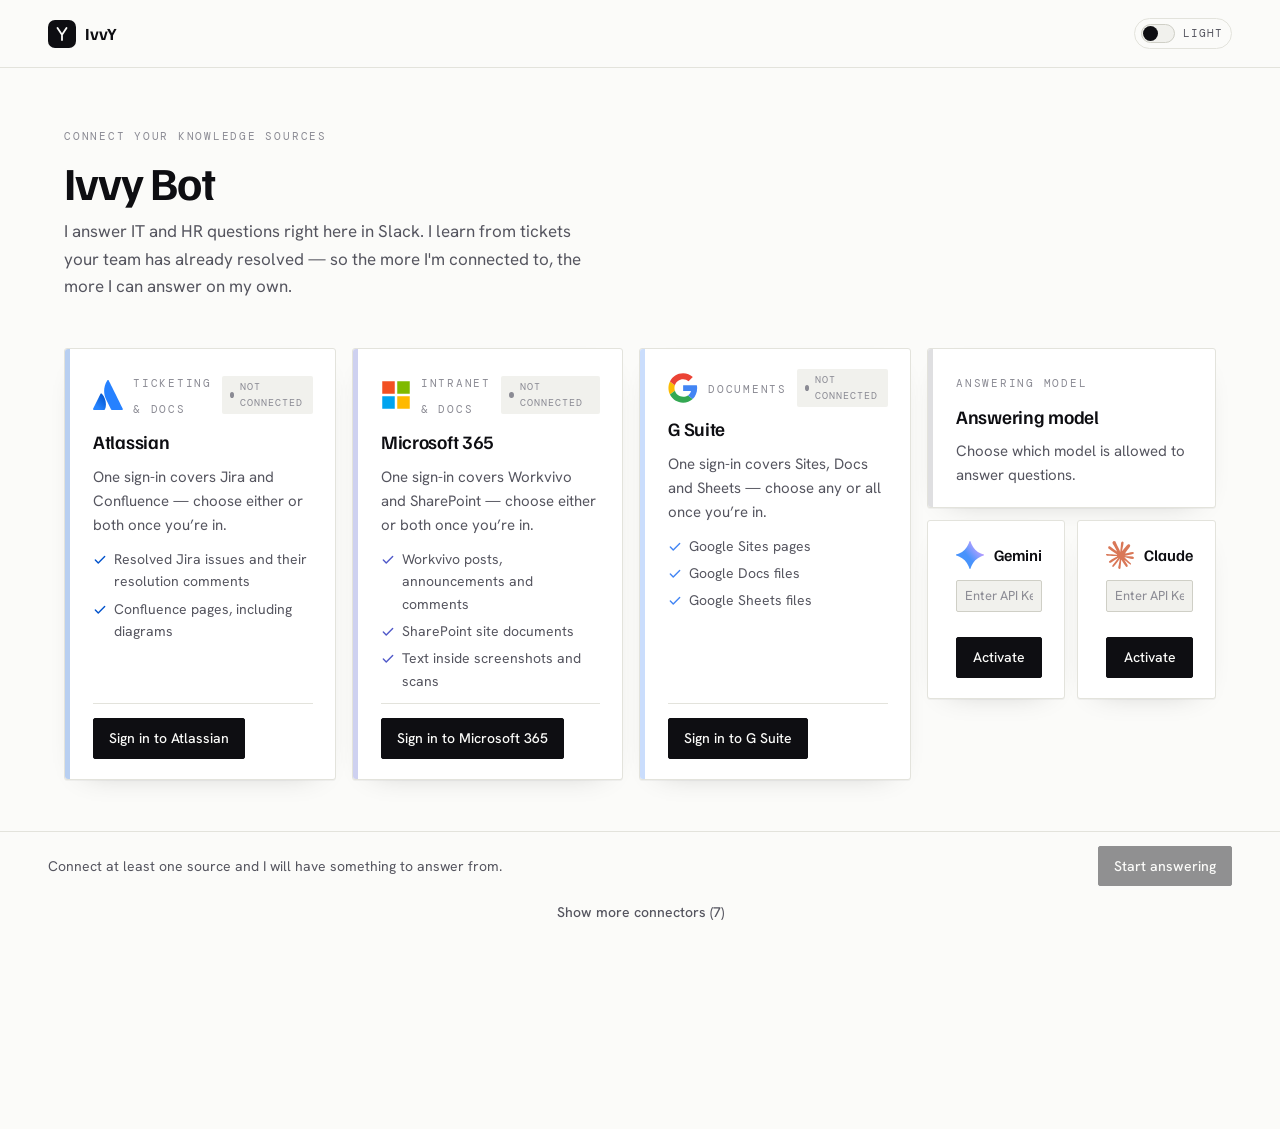
<file: kb-connect/index.html>
<!doctype html>
<html lang="en">
<head>
<meta charset="utf-8">
<meta name="viewport" content="width=device-width, initial-scale=1">
<title>Teach your bot — IvvY</title>
<link rel="icon" href="data:image/svg+xml,<svg xmlns='http://www.w3.org/2000/svg' viewBox='0 0 32 32'><rect width='32' height='32' rx='7' fill='%230E0E12'/><path d='M10 7l6 9M22 7l-6 9M16 16v9' stroke='%23FBFBF9' stroke-width='2.4' fill='none' stroke-linecap='round' stroke-linejoin='round'/></svg>">
<link rel="preconnect" href="https://fonts.googleapis.com">
<link rel="preconnect" href="https://fonts.gstatic.com" crossorigin>
<link rel="stylesheet" href="https://fonts.googleapis.com/css2?family=DM+Mono:wght@400;500&family=Familjen+Grotesk:wght@500;600;700&family=Hanken+Grotesk:wght@400;500;600&display=swap">
<link rel="stylesheet" href="css/app.css">
<script src="js/config.js"></script>
<script>
  /* Applied before first paint so a dark-mode user never sees a white flash. */
  (function () {
    try {
      var t = localStorage.getItem('ivvy_theme');
      if (t === 'light' || t === 'dark') document.documentElement.dataset.theme = t;
    } catch (e) { /* private mode */ }
  })();
</script>
</head>
<body>

<header class="bar">
  <div class="brand">
    <span class="brand-mark" aria-hidden="true">
      <svg viewBox="0 0 24 24" fill="none" aria-hidden="true">
        <path d="M6 4l6 9M18 4l-6 9M12 13v7" stroke="currentColor" stroke-width="2.4"
              stroke-linecap="round" stroke-linejoin="round"/>
      </svg>
    </span>
    <span class="brand-name">IvvY</span>
  </div>

  <button class="theme" id="theme" type="button" aria-pressed="false">
    <span class="theme-track" aria-hidden="true"><span class="theme-knob"></span></span>
    <span class="theme-label" id="theme-label">Light</span>
  </button>
</header>

<main class="page">

  <section class="lede-block">
    <p class="eyebrow">Connect your knowledge sources</p>
    <h1 class="display">Ivvy Bot</h1>
    <p class="lede">I answer IT and HR questions right here in Slack. 
      I learn from tickets your team has already resolved — so the more I'm connected to, 
      the more I can answer on my own.</p>
  </section>

  <section class="lines" id="lines" aria-label="Connected knowledge sources"></section>

  <section id="inactive-area" aria-label="Not-connected knowledge sources"></section>

  <section id="more-area" aria-label="More connectors"></section>

  <section class="summary" id="summary" aria-live="polite"></section>

</main>

<footer class="foot">
  <p class="foot-note" id="foot-note"></p>
  <button class="btn btn-solid" id="finish" type="button" disabled>Start answering</button>
</footer>

<div class="toasts" id="toasts" role="status" aria-live="polite"></div>

<script type="module" src="js/app.js"></script>
</body>
</html>
</file>
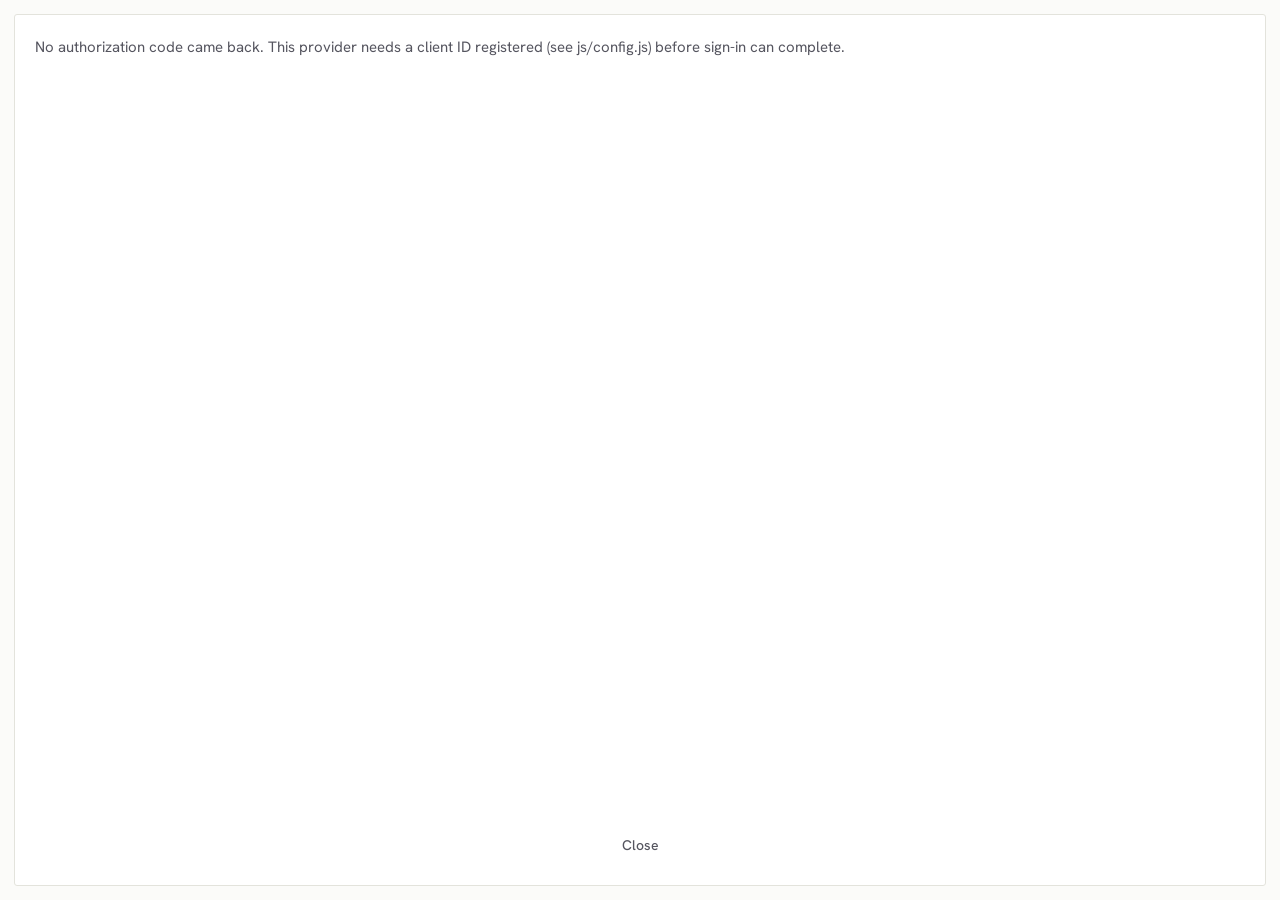
<file: kb-connect/popup.html>
<!doctype html>
<html lang="en">
<head>
<meta charset="utf-8">
<meta name="viewport" content="width=device-width, initial-scale=1">
<title>Sign in — IvvY</title>
<link rel="icon" href="data:image/svg+xml,<svg xmlns='http://www.w3.org/2000/svg' viewBox='0 0 32 32'><rect width='32' height='32' rx='7' fill='%230E0E12'/><path d='M10 7l6 9M22 7l-6 9M16 16v9' stroke='%23FBFBF9' stroke-width='2.4' fill='none' stroke-linecap='round' stroke-linejoin='round'/></svg>">
<link rel="preconnect" href="https://fonts.googleapis.com">
<link rel="preconnect" href="https://fonts.gstatic.com" crossorigin>
<link rel="stylesheet" href="https://fonts.googleapis.com/css2?family=DM+Mono:wght@400;500&family=Familjen+Grotesk:wght@500;600;700&family=Hanken+Grotesk:wght@400;500;600&display=swap">
<link rel="stylesheet" href="css/app.css">
<script src="js/config.js"></script>
<script>
  (function () {
    try {
      var t = localStorage.getItem('ivvy_theme');
      if (t === 'light' || t === 'dark') document.documentElement.dataset.theme = t;
    } catch (e) {}
  })();
</script>
<style>
  /* Popup-only layout. Kept here rather than in app.css because nothing else
     uses it and it is deleted along with this file when real OAuth lands. */
  body { padding: 0.875rem; gap: 0.875rem; }
  .sheet {
    flex: 1; background: var(--panel); border: 1px solid var(--rule);
    border-radius: 3px;
    padding: 1.25rem; display: flex; flex-direction: column; gap: 0.875rem;
    justify-content: center;
  }
  .ask { font-size: 0.9375rem; color: var(--ink-2); }
  .acts { margin-top: auto; display: flex; flex-direction: column; gap: 0.5rem; }
  .acts .btn { width: 100%; }
</style>
</head>
<body>
  <div class="sheet" id="sheet">
    <p class="ask">Completing sign-in…</p>
  </div>
<script type="module" src="js/popup.js"></script>
</body>
</html>
</file>
<file: kb-connect/css/app.css>
/* ==========================================================================
   IvvY — knowledge sources

   Direction: transit wayfinding. A knowledge base is a set of routes to
   answers, so every source owns a coloured line, and connecting it turns that
   line live. Signage exists in daylight and at night, which is why the palette
   inverts cleanly rather than needing a separate dark treatment.

   Tokens first. Components only read tokens, never raw hex — except the four
   line colours, which are source identity and stay constant across themes.
   ========================================================================== */

*, *::before, *::after { box-sizing: border-box; }
html, body, h1, h2, h3, p, ul, li, figure { margin: 0; padding: 0; }
ul { list-style: none; }
button { font: inherit; color: inherit; background: none; border: 0; }
svg { display: block; width: 1em; height: 1em; flex: none; }
[hidden] { display: none !important; }

/* --- tokens: light ------------------------------------------------------- */

:root {
  color-scheme: light;

  --paper:   #FBFBF9;
  --panel:   #FFFFFF;
  --sunk:    #F1F1ED;
  --ink:     #0E0E12;
  --ink-2:   #55555F;
  --ink-3:   #8B8B94;
  --rule:    #E3E3DC;
  --rule-2:  #CFCFC6;

  /* Buttons are solid ink in light, solid paper in dark — signage contrast
     rather than a tinted brand colour. */
  --solid-bg: #0E0E12;
  --solid-fg: #FBFBF9;

  --live:    #127A4B;
  --live-bg: #E8F2EC;
  --stop:    #A8391B;
  --stop-bg: #F8EAE5;

  --lift: 0 1px 0 rgba(14, 14, 18, .04), 0 10px 30px -22px rgba(14, 14, 18, .3);

  --display: "Familjen Grotesk", "Trebuchet MS", sans-serif;
  --body:    "Hanken Grotesk", "Segoe UI", sans-serif;
  --mono:    "DM Mono", ui-monospace, Consolas, monospace;
}

/* --- tokens: dark ------------------------------------------------------- */

@media (prefers-color-scheme: dark) {
  :root {
    color-scheme: dark;
    --paper:   #0E0E12;
    --panel:   #16161C;
    --sunk:    #0A0A0D;
    --ink:     #F2F2EF;
    --ink-2:   #9E9EA8;
    --ink-3:   #6A6A74;
    --rule:    #23232B;
    --rule-2:  #33333D;
    --solid-bg: #F2F2EF;
    --solid-fg: #0E0E12;
    --live:    #4FB07C;
    --live-bg: #10201A;
    --stop:    #DE7A55;
    --stop-bg: #241511;
    --lift: 0 1px 0 rgba(0, 0, 0, .5), 0 10px 30px -22px rgba(0, 0, 0, .9);
  }
}

/* The toggle must beat the media query in both directions. */
:root[data-theme="dark"] {
  color-scheme: dark;
  --paper:   #0E0E12;
  --panel:   #16161C;
  --sunk:    #0A0A0D;
  --ink:     #F2F2EF;
  --ink-2:   #9E9EA8;
  --ink-3:   #6A6A74;
  --rule:    #23232B;
  --rule-2:  #33333D;
  --solid-bg: #F2F2EF;
  --solid-fg: #0E0E12;
  --live:    #4FB07C;
  --live-bg: #10201A;
  --stop:    #DE7A55;
  --stop-bg: #241511;
  --lift: 0 1px 0 rgba(0, 0, 0, .5), 0 10px 30px -22px rgba(0, 0, 0, .9);
}

:root[data-theme="light"] {
  color-scheme: light;
  --paper:   #FBFBF9;
  --panel:   #FFFFFF;
  --sunk:    #F1F1ED;
  --ink:     #0E0E12;
  --ink-2:   #55555F;
  --ink-3:   #8B8B94;
  --rule:    #E3E3DC;
  --rule-2:  #CFCFC6;
  --solid-bg: #0E0E12;
  --solid-fg: #FBFBF9;
  --live:    #127A4B;
  --live-bg: #E8F2EC;
  --stop:    #A8391B;
  --stop-bg: #F8EAE5;
  --lift: 0 1px 0 rgba(14, 14, 18, .04), 0 10px 30px -22px rgba(14, 14, 18, .3);
}

/* --- base --------------------------------------------------------------- */

body {
  background: var(--paper);
  color: var(--ink);
  font-family: var(--body);
  font-size: 1rem;
  line-height: 1.6;
  -webkit-font-smoothing: antialiased;
  min-height: 100vh;
  display: flex;
  flex-direction: column;
}

:focus-visible { outline: 2px solid var(--ink); outline-offset: 3px; }
::selection { background: var(--ink); color: var(--paper); }

.display {
  font-family: var(--display);
  font-weight: 700;
  font-size: clamp(1.875rem, 4.2vw, 2.875rem);
  line-height: 1.06;
  letter-spacing: -0.025em;
  text-wrap: balance;
  max-width: 26ch;
}

/* Wayfinding labels: small, wide, unmistakably a label and not prose. */
.eyebrow {
  font-family: var(--mono);
  font-size: 0.6875rem;
  letter-spacing: 0.16em;
  text-transform: uppercase;
  color: var(--ink-3);
}

.lede { color: var(--ink-2); max-width: 54ch; font-size: 1.0625rem; }
.num { font-family: var(--mono); font-variant-numeric: tabular-nums; }

/* --- top bar ------------------------------------------------------------ */

.bar {
  display: flex;
  align-items: center;
  justify-content: space-between;
  gap: 1rem;
  padding: 1.125rem clamp(1.125rem, 5vw, 3rem);
  border-bottom: 1px solid var(--rule);
}

.brand { display: flex; align-items: center; gap: 0.5625rem; }
.brand-mark {
  width: 1.75rem; height: 1.75rem;
  border-radius: 7px;
  background: var(--ink);
  color: var(--paper);
  display: grid; place-items: center;
}
.brand-mark svg { width: 1.125rem; height: 1.125rem; }
.brand-name {
  font-family: var(--display);
  font-weight: 700;
  font-size: 1.0625rem;
  letter-spacing: -0.01em;
}

/* --- theme toggle ------------------------------------------------------- */

.theme {
  display: inline-flex;
  align-items: center;
  gap: 0.5rem;
  cursor: pointer;
  padding: 0.3125rem 0.5rem 0.3125rem 0.375rem;
  border-radius: 999px;
  border: 1px solid var(--rule);
  transition: border-color 140ms ease;
}
.theme:hover { border-color: var(--rule-2); }

.theme-track {
  width: 2.125rem; height: 1.1875rem;
  border-radius: 999px;
  background: var(--sunk);
  border: 1px solid var(--rule-2);
  position: relative;
  flex: none;
}
.theme-knob {
  position: absolute;
  top: 1px; left: 1px;
  width: 0.9375rem; height: 0.9375rem;
  border-radius: 50%;
  background: var(--ink);
  transition: transform 180ms cubic-bezier(.3, .8, .3, 1);
}
.theme[aria-pressed="true"] .theme-knob { transform: translateX(0.9375rem); }

.theme-label {
  font-family: var(--mono);
  font-size: 0.6875rem;
  letter-spacing: 0.1em;
  text-transform: uppercase;
  color: var(--ink-2);
  min-width: 2.5rem;
  text-align: left;
}

/* --- page --------------------------------------------------------------- */

.page {
  flex: 1;
  width: 100%;
  max-width: 78rem;
  margin: 0 auto;
  padding: clamp(2rem, 6vw, 3.75rem) clamp(1.125rem, 5vw, 3rem) 8rem;
  display: flex;
  flex-direction: column;
  gap: clamp(2rem, 5vw, 3rem);
}

.lede-block { display: flex; flex-direction: column; gap: 0.75rem; }

/* --- the lines (source tiles) -------------------------------------------
   .model-column (the Answering-model tile + the Claude/Gemini row beneath
   it) is ONE grid item spanning column 4, rows 1 through 2 — deliberately
   NOT two separate items sharing row 1's track. A grid track's height is
   set by the tallest item in it; if the short Answering-model tile shared
   row 1 with Atlassian/MS365/G Suite, row 1 would still be forced to their
   height regardless of any margin on anything below it, leaving dead
   space no CSS on that lower element could ever reach. Spanning both rows
   as one item removes it from that calculation — its own flex gap is the
   only thing controlling the space between the tile and Claude/Gemini. */

.lines {
  display: grid;
  grid-template-columns: repeat(4, 1fr);
  grid-auto-rows: min-content;
  gap: 1rem;
}

.model-column {
  grid-column: 4;
  grid-row: 1 / 3;
  display: flex;
  flex-direction: column;
  gap: 0.75rem;
}

.model-node-row {
  display: grid;
  grid-template-columns: repeat(2, 1fr);
  gap: 0.75rem;
}

@media (max-width: 64rem) {
  .lines { grid-template-columns: repeat(2, 1fr); }
  .model-column { grid-column: 2; }
}

@media (max-width: 34rem) {
  .lines { grid-template-columns: 1fr; }
  .model-column { grid-column: 1; }
}

/* --- inactive tiles: collapsed by default ------------------------------- */

.inactive-toggle-row {
  display: flex;
  justify-content: center;
}

.lines-inactive {
  margin-top: 1rem;
  opacity: 0.85;
}

/* --- more connectors: recommended next, not yet built ------------------- */

.more-toggle-row {
  display: flex;
  justify-content: center;
}

.lines-more {
  margin-top: 1rem;
  opacity: 0.7;
}

.line {
  position: relative;
  background: var(--panel);
  border: 1px solid var(--rule);
  border-radius: 3px;
  box-shadow: var(--lift);
  padding: 1.25rem 1.375rem 1.25rem 1.75rem;
  display: flex;
  flex-direction: column;
  gap: 0.6875rem;
  transition: border-color 160ms ease, transform 160ms ease;
}
.line:hover { border-color: var(--rule-2); }

/* --- the tree: a signed-in root node with its children branching below --
   Every tree takes exactly one tile's width in the row (see .lines > .tree
   above) — its children stack vertically underneath the root rather than
   spreading sideways, so a 2- or 3-product tile (Atlassian, G Suite) still
   fits the same column as a plain unsigned-in tile. */

.tree {
  display: flex;
  flex-direction: column;
  align-items: center;
  gap: 0;
}

.tree .children {
  flex-direction: column;
  align-items: center;
  /* Vertical stack has no shared fork bar to hang from — a real
     .branch.ants element sits above each node instead, carrying that
     node's own live/off colouring rather than one shared bar. */
  border-top: 0;
  padding-top: 0;
  gap: 0;
}
.tree .node {
  width: 100%;
  max-width: 16rem;
}
.tree .node::before {
  content: none;
}

/* Claude / Gemini: their own tiles in the same row as Atlassian/MS365/G
   Suite/Answering-model. Logo + name at the top, the API-key field
   centred below that, and Activate/Deactivate pinned to the bottom via
   margin-top: auto on the action row — same bottom-anchoring trick the
   sign-in tiles use for their own footer button. */
.model-node-head {
  display: flex;
  align-items: center;
  gap: 0.625rem;
}
.model-node-mark { width: 1.75rem; height: 1.75rem; flex: none; }
.model-node-mark svg { width: 100%; height: 100%; }
.model-node-name {
  font-family: var(--display);
  font-weight: 600;
  font-size: 1rem;
}

.model-node .key-input {
  align-self: center;
  width: 100%;
  max-width: 12rem;
  text-align: center;
}

.model-node-action {
  margin-top: auto;
  padding-top: 0.875rem;
}
.model-node-action .btn { width: 100%; }

.model-node-live { border-color: var(--rule-2); }

.key-input {
  width: 100%;
  padding: 0.4375rem 0.5rem;
  border: 1px solid var(--rule-2);
  border-radius: 2px;
  background: var(--sunk);
  color: var(--ink);
  font-family: var(--mono);
  font-size: 0.75rem;
}
.key-input:focus-visible { outline: 2px solid var(--ink); outline-offset: 1px; }
.key-input::placeholder { color: var(--ink-3); font-family: var(--body); font-size: 0.8125rem; }

.line-root {
  width: 100%;
  max-width: 16rem;
  padding: 0.875rem 1.125rem;
  gap: 0.5rem;
}
.line-root .line-name { font-size: 1rem; }
.tree-disconnect { align-self: flex-start; padding-left: 0; }

.branch {
  width: 2px;
  height: 1.25rem;
  background: var(--rule-2);
}

.children {
  display: flex;
  flex-wrap: wrap;
  justify-content: center;
  gap: 1rem;
  width: 100%;
  padding-top: 1rem;
  border-top: 2px solid var(--rule-2);
  position: relative;
}

/* A short stem dropping from the shared horizontal branch to each child,
   so the connection reads as a fork rather than a floating row of boxes. */
.node {
  position: relative;
  flex: 1 1 12rem;
  max-width: 16rem;
  background: var(--panel);
  border: 1px solid var(--rule);
  border-radius: 3px;
  box-shadow: var(--lift);
  padding: 1rem 1.125rem;
  display: flex;
  flex-direction: column;
  gap: 0.625rem;
}
.node::before {
  content: "";
  position: absolute;
  top: -1rem;
  left: 50%;
  width: 2px;
  height: 1rem;
  background: var(--rule-2);
}
.line-live { border-color: var(--rule-2); }

/* The line itself. Dimmed until the source is connected, then solid — the
   single clearest signal on the page that something is working. Placeholder
   until the tree-chart status visualization replaces it. */
.line::before {
  content: "";
  position: absolute;
  left: 0; top: 0; bottom: 0;
  width: 5px;
  border-radius: 3px 0 0 3px;
  background: var(--line);
  opacity: 0.28;
  transition: opacity 260ms ease;
}
.line-live::before { opacity: 1; }

.line-top { display: flex; align-items: center; gap: 0.625rem; }

.line-mark {
  width: 1.875rem; height: 1.875rem;
  flex: none;
  display: grid; place-items: center;
}
.line-mark svg { width: 100%; height: 100%; }

/* --- Atlassian: Jira / Confluence sub-rows ------------------------------- */

.products { display: flex; flex-direction: column; gap: 1rem; }

.product-row {
  display: flex;
  flex-direction: column;
  gap: 0.625rem;
  padding-top: 0.875rem;
  border-top: 1px solid var(--rule);
}
.product-row:first-child { padding-top: 0; border-top: 0; }

.product-head { display: flex; align-items: center; gap: 0.5625rem; }
.product-mark { width: 1.375rem; height: 1.375rem; flex: none; display: grid; place-items: center; }
.product-mark svg { width: 100%; height: 100%; }
.product-name {
  flex: 1;
  font-family: var(--display);
  font-weight: 600;
  font-size: 0.9375rem;
}
.product-foot { border-top: 0; padding-top: 0; margin-top: 0; }

.line-kind { flex: 1; }
.line-name {
  font-family: var(--display);
  font-weight: 600;
  font-size: 1.1875rem;
  letter-spacing: -0.015em;
  line-height: 1.2;
}
.line-blurb { color: var(--ink-2); font-size: 0.9375rem; }

/* What will actually be read. Ticks rather than bullets: it reads as a promise
   about what the bot will know, not a feature list. */
.line-feeds { display: flex; flex-direction: column; gap: 0.3125rem; }
.line-feed {
  display: flex; align-items: flex-start; gap: 0.4375rem;
  font-size: 0.875rem;
  color: var(--ink-2);
}
.line-feed svg { width: 0.875rem; height: 0.875rem; margin-top: 0.3125rem; color: var(--line); }

.line-foot {
  margin-top: auto;
  padding-top: 0.875rem;
  border-top: 1px solid var(--rule);
  display: flex;
  align-items: center;
  justify-content: space-between;
  gap: 0.75rem;
}

/* --- status pill -------------------------------------------------------- */

.pill {
  display: inline-flex;
  align-items: center;
  gap: 0.375rem;
  font-family: var(--mono);
  font-size: 0.625rem;
  letter-spacing: 0.1em;
  text-transform: uppercase;
  padding: 0.1875rem 0.5rem;
  border-radius: 2px;
}
.pill::before { content: ""; width: 0.375rem; height: 0.375rem; border-radius: 50%; background: currentColor; }
.pill-live { color: var(--live); background: var(--live-bg); }
.pill-reading { color: var(--ink-2); background: var(--sunk); }
.pill-reading::before { animation: blink 1.1s ease-in-out infinite; }
.pill-off { color: var(--ink-3); background: var(--sunk); }
.pill-failed { color: var(--stop); background: var(--stop-bg); }

@keyframes blink { 0%, 100% { opacity: 1; } 50% { opacity: .2; } }

/* --- reading progress --------------------------------------------------- */

.reading { display: flex; flex-direction: column; gap: 0.4375rem; }
.reading-row {
  display: flex; align-items: baseline; justify-content: space-between;
  gap: 0.75rem;
  font-size: 0.8125rem;
  color: var(--ink-2);
}
.reading-count { font-family: var(--mono); font-variant-numeric: tabular-nums; color: var(--ink); }

.track {
  height: 3px;
  background: var(--sunk);
  border-radius: 2px;
  overflow: hidden;
}
.track-fill {
  height: 100%;
  background: var(--line);
  border-radius: 2px;
  transition: width 320ms ease;
}

/* What a finished crawl found. */
.counts { display: flex; flex-wrap: wrap; gap: 0.25rem 1.125rem; }
.count { display: flex; align-items: baseline; gap: 0.3125rem; font-size: 0.8125rem; color: var(--ink-2); }
.count b { font-family: var(--mono); font-variant-numeric: tabular-nums; font-weight: 500; color: var(--ink); }

/* --- buttons ------------------------------------------------------------ */

.btn {
  display: inline-flex;
  align-items: center;
  justify-content: center;
  gap: 0.4375rem;
  padding: 0.5rem 0.9375rem;
  border-radius: 2px;
  border: 1px solid var(--rule-2);
  font-family: var(--body);
  font-size: 0.875rem;
  font-weight: 500;
  cursor: pointer;
  white-space: nowrap;
  transition: background 140ms ease, border-color 140ms ease, opacity 140ms ease;
}
.btn:hover { border-color: var(--ink-3); }
.btn:disabled { opacity: 0.45; cursor: not-allowed; }
.btn:disabled:hover { border-color: var(--rule-2); }

.btn-solid {
  background: var(--solid-bg);
  color: var(--solid-fg);
  border-color: var(--solid-bg);
}
.btn-solid:hover { border-color: var(--solid-bg); opacity: 0.88; }

.btn-quiet { border-color: transparent; color: var(--ink-2); padding-left: 0.5rem; padding-right: 0.5rem; }
.btn-quiet:hover { color: var(--ink); border-color: transparent; background: var(--sunk); }

.btn-danger:hover { color: var(--stop); background: var(--stop-bg); }

.action-group { display: flex; align-items: center; gap: 0.25rem; }

/* --- summary ------------------------------------------------------------ */

.summary:empty { display: none; }
.summary-card {
  border: 1px solid var(--rule);
  border-left: 5px solid var(--live);
  border-radius: 3px;
  background: var(--panel);
  padding: 1.125rem 1.375rem;
  display: flex;
  flex-direction: column;
  gap: 0.5rem;
}
.summary-head { font-family: var(--display); font-weight: 600; font-size: 1.0625rem; }

/* --- footer ------------------------------------------------------------- */

.foot {
  position: sticky;
  bottom: 0;
  background: color-mix(in srgb, var(--paper) 88%, transparent);
  backdrop-filter: blur(8px);
  border-top: 1px solid var(--rule);
  padding: 0.875rem clamp(1.125rem, 5vw, 3rem);
  display: flex;
  align-items: center;
  justify-content: space-between;
  gap: 1rem;
  flex-wrap: wrap;
}
.foot-note { font-size: 0.875rem; color: var(--ink-2); }

/* --- toasts ------------------------------------------------------------- */

.toasts {
  position: fixed;
  right: 1.125rem; bottom: 4.75rem;
  display: flex; flex-direction: column; gap: 0.5rem;
  z-index: 30;
  pointer-events: none;
}
.toast {
  display: flex; align-items: center; gap: 0.5rem;
  background: var(--ink);
  color: var(--paper);
  padding: 0.5625rem 0.875rem;
  border-radius: 2px;
  font-size: 0.875rem;
  max-width: 22rem;
  animation: rise 200ms ease;
}
.toast svg { width: 0.9375rem; height: 0.9375rem; }
@keyframes rise { from { opacity: 0; transform: translateY(8px); } }

@media (prefers-reduced-motion: reduce) {
  *, *::before, *::after {
    animation-duration: 0.01ms !important;
    animation-iteration-count: 1 !important;
    transition-duration: 0.01ms !important;
  }
}

/* --- narrow ------------------------------------------------------------- */

@media (max-width: 30rem) {
  .page { padding-bottom: 9rem; }
  .line { padding-left: 1.375rem; }
  .line-foot { flex-direction: column; align-items: stretch; }
  .line-foot .btn { width: 100%; }
  .theme-label { display: none; }
}
</file>
